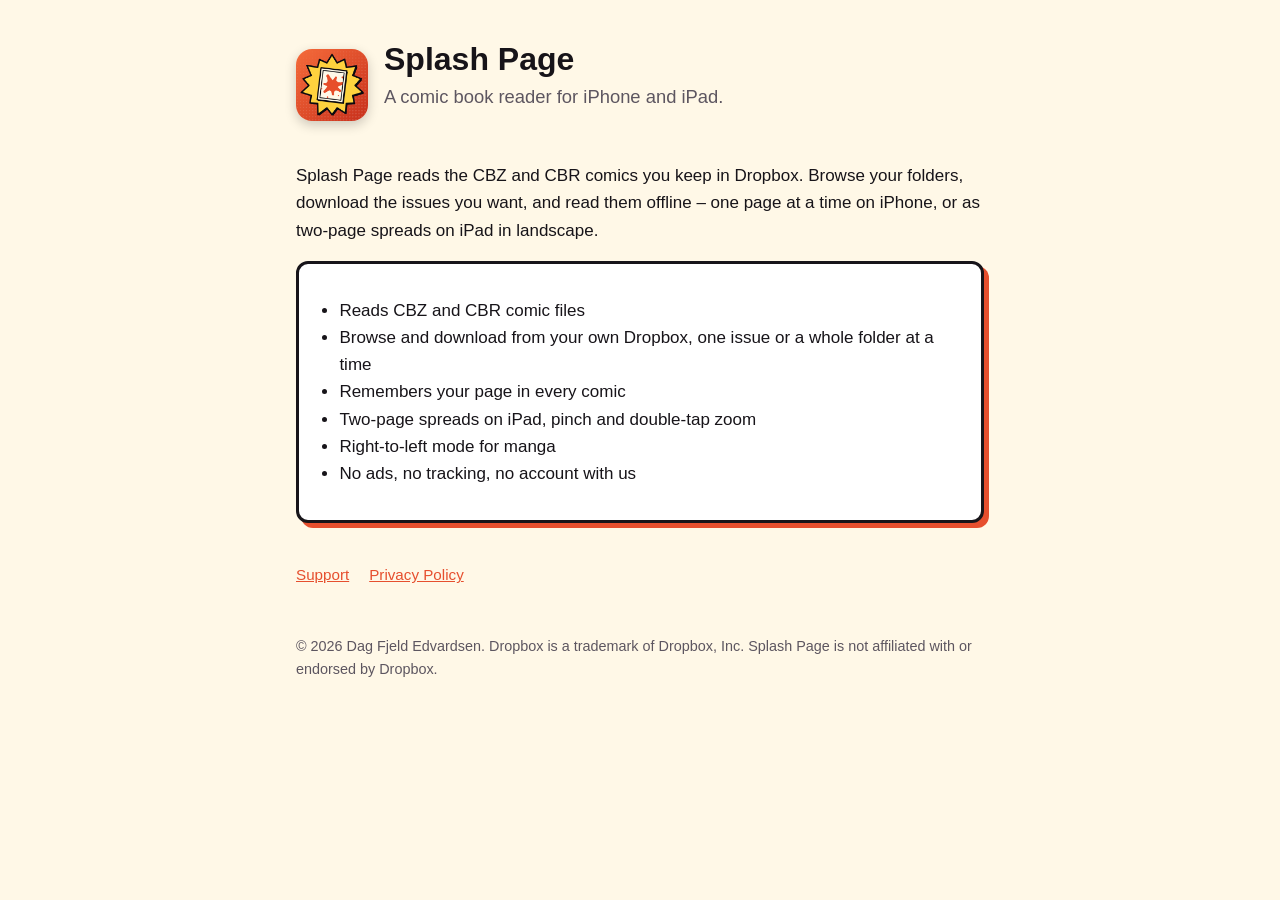
<file: index.html>
<!doctype html>
<html lang="en">
<head>
<meta charset="utf-8">
<meta name="viewport" content="width=device-width, initial-scale=1">
<title>Splash Page – Comic Reader</title>
<meta name="description" content="Splash Page is a comic book reader for iPhone and iPad that reads CBZ and CBR comics from your Dropbox.">
<link rel="icon" href="icon.png">
<link rel="stylesheet" href="style.css">
</head>
<body>
<main>
  <header>
    <img src="icon.png" alt="">
    <div>
      <h1>Splash Page</h1>
      <p class="lead">A comic book reader for iPhone and iPad.</p>
    </div>
  </header>

  <p>Splash Page reads the CBZ and CBR comics you keep in Dropbox. Browse your folders, download the issues you want, and read them offline – one page at a time on iPhone, or as two-page spreads on iPad in landscape.</p>

  <div class="card">
    <ul>
      <li>Reads CBZ and CBR comic files</li>
      <li>Browse and download from your own Dropbox, one issue or a whole folder at a time</li>
      <li>Remembers your page in every comic</li>
      <li>Two-page spreads on iPad, pinch and double-tap zoom</li>
      <li>Right-to-left mode for manga</li>
      <li>No ads, no tracking, no account with us</li>
    </ul>
  </div>

  <nav>
    <a href="support.html">Support</a>
    <a href="privacy.html">Privacy Policy</a>
  </nav>

  <footer>© 2026 Dag Fjeld Edvardsen. Dropbox is a trademark of Dropbox, Inc. Splash Page is not affiliated with or endorsed by Dropbox.</footer>
</main>
</body>
</html>
</file>
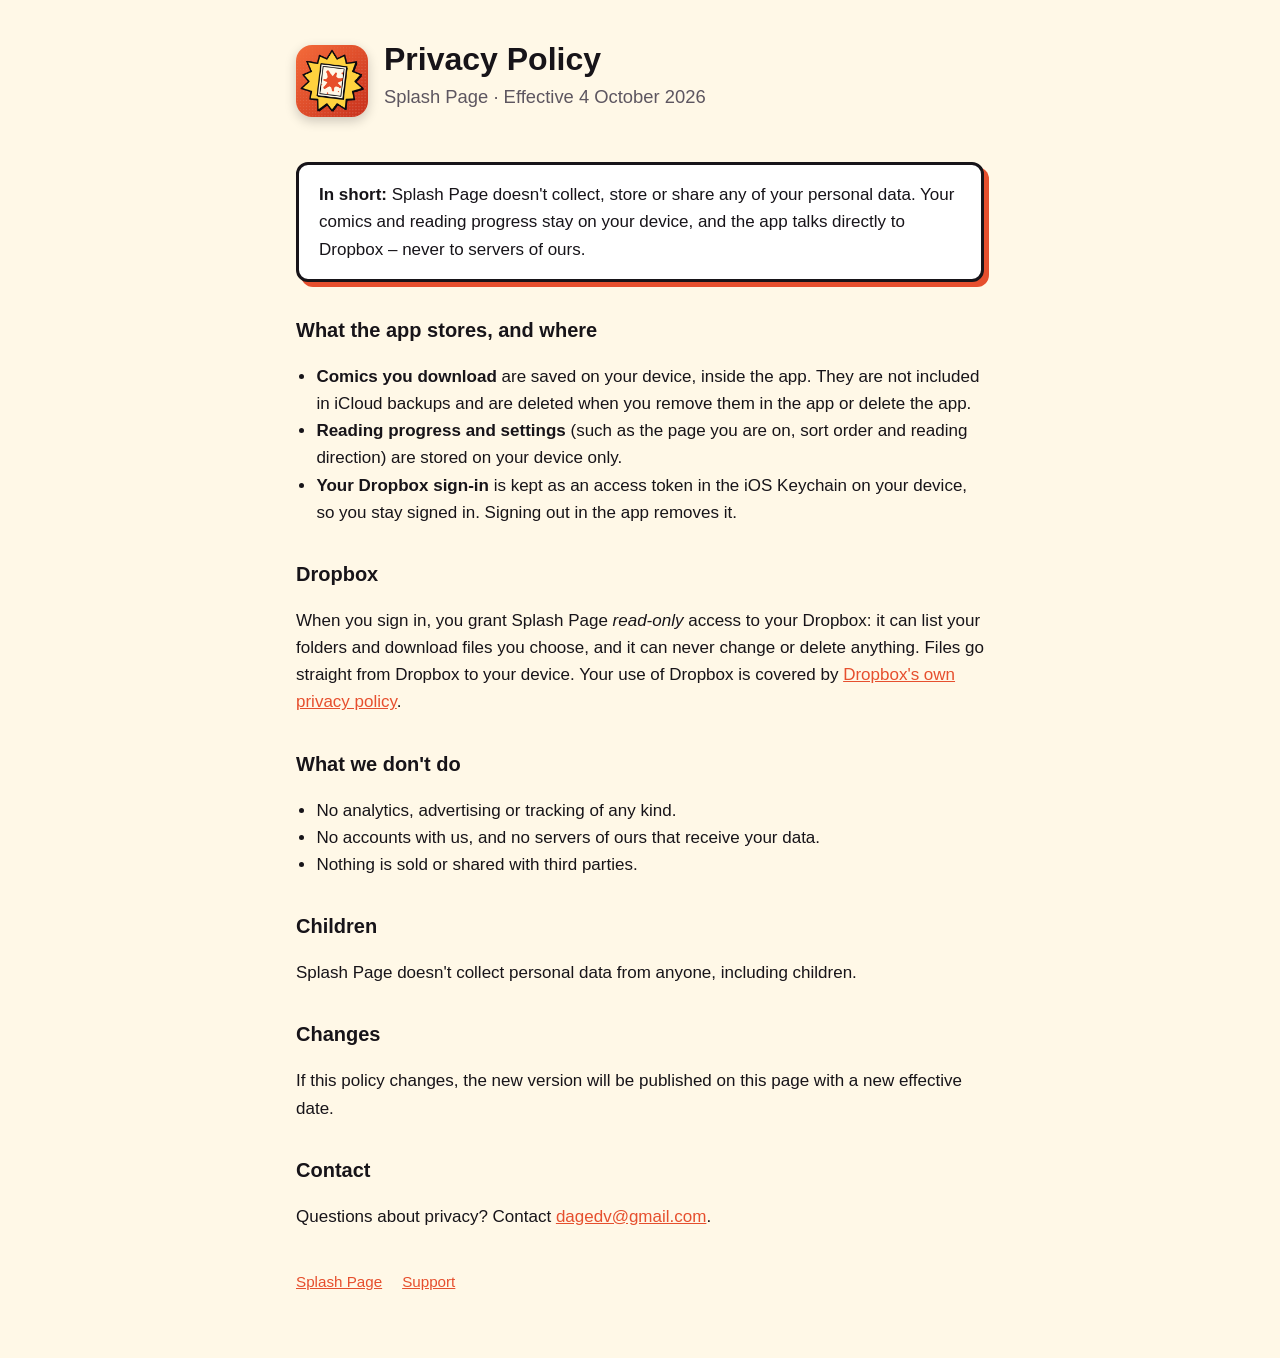
<file: privacy.html>
<!doctype html>
<html lang="en">
<head>
<meta charset="utf-8">
<meta name="viewport" content="width=device-width, initial-scale=1">
<title>Privacy Policy – Splash Page</title>
<link rel="icon" href="icon.png">
<link rel="stylesheet" href="style.css">
</head>
<body>
<main>
  <header>
    <a href="index.html"><img src="icon.png" alt="Splash Page"></a>
    <div>
      <h1>Privacy Policy</h1>
      <p class="lead">Splash Page · Effective 4 October 2026</p>
    </div>
  </header>

  <div class="card">
    <strong>In short:</strong> Splash Page doesn't collect, store or share any of your personal data. Your comics and reading progress stay on your device, and the app talks directly to Dropbox – never to servers of ours.
  </div>

  <h2>What the app stores, and where</h2>
  <ul>
    <li><strong>Comics you download</strong> are saved on your device, inside the app. They are not included in iCloud backups and are deleted when you remove them in the app or delete the app.</li>
    <li><strong>Reading progress and settings</strong> (such as the page you are on, sort order and reading direction) are stored on your device only.</li>
    <li><strong>Your Dropbox sign-in</strong> is kept as an access token in the iOS Keychain on your device, so you stay signed in. Signing out in the app removes it.</li>
  </ul>

  <h2>Dropbox</h2>
  <p>When you sign in, you grant Splash Page <em>read-only</em> access to your Dropbox: it can list your folders and download files you choose, and it can never change or delete anything. Files go straight from Dropbox to your device. Your use of Dropbox is covered by <a href="https://www.dropbox.com/privacy">Dropbox's own privacy policy</a>.</p>

  <h2>What we don't do</h2>
  <ul>
    <li>No analytics, advertising or tracking of any kind.</li>
    <li>No accounts with us, and no servers of ours that receive your data.</li>
    <li>Nothing is sold or shared with third parties.</li>
  </ul>

  <h2>Children</h2>
  <p>Splash Page doesn't collect personal data from anyone, including children.</p>

  <h2>Changes</h2>
  <p>If this policy changes, the new version will be published on this page with a new effective date.</p>

  <h2>Contact</h2>
  <p>Questions about privacy? Contact <a href="mailto:dagedv@gmail.com">dagedv@gmail.com</a>.</p>

  <nav>
    <a href="index.html">Splash Page</a>
    <a href="support.html">Support</a>
  </nav>
</main>
</body>
</html>
</file>
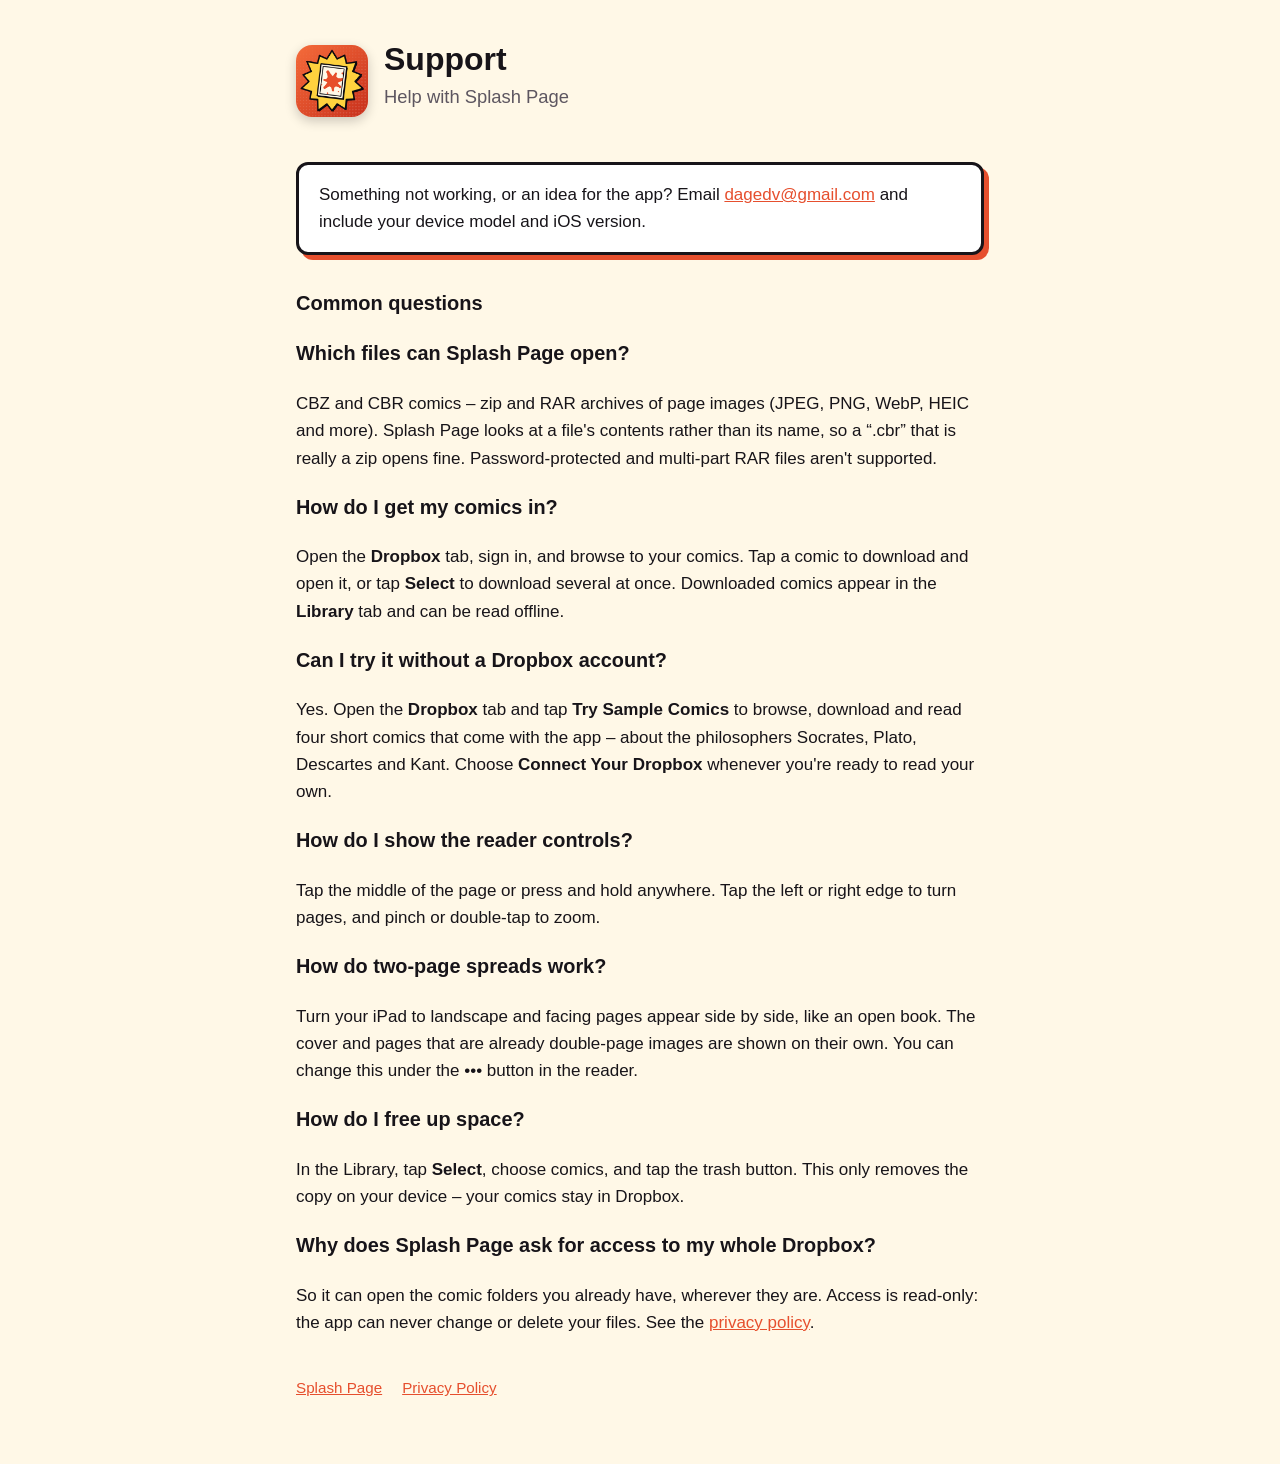
<file: support.html>
<!doctype html>
<html lang="en">
<head>
<meta charset="utf-8">
<meta name="viewport" content="width=device-width, initial-scale=1">
<title>Support – Splash Page</title>
<link rel="icon" href="icon.png">
<link rel="stylesheet" href="style.css">
</head>
<body>
<main>
  <header>
    <a href="index.html"><img src="icon.png" alt="Splash Page"></a>
    <div>
      <h1>Support</h1>
      <p class="lead">Help with Splash Page</p>
    </div>
  </header>

  <div class="card">
    Something not working, or an idea for the app? Email <a href="mailto:dagedv@gmail.com">dagedv@gmail.com</a> and include your device model and iOS version.
  </div>

  <h2>Common questions</h2>

  <h3>Which files can Splash Page open?</h3>
  <p>CBZ and CBR comics – zip and RAR archives of page images (JPEG, PNG, WebP, HEIC and more). Splash Page looks at a file's contents rather than its name, so a “.cbr” that is really a zip opens fine. Password-protected and multi-part RAR files aren't supported.</p>

  <h3>How do I get my comics in?</h3>
  <p>Open the <strong>Dropbox</strong> tab, sign in, and browse to your comics. Tap a comic to download and open it, or tap <strong>Select</strong> to download several at once. Downloaded comics appear in the <strong>Library</strong> tab and can be read offline.</p>

  <h3>Can I try it without a Dropbox account?</h3>
  <p>Yes. Open the <strong>Dropbox</strong> tab and tap <strong>Try Sample Comics</strong> to browse, download and read four short comics that come with the app – about the philosophers Socrates, Plato, Descartes and Kant. Choose <strong>Connect Your Dropbox</strong> whenever you're ready to read your own.</p>

  <h3>How do I show the reader controls?</h3>
  <p>Tap the middle of the page or press and hold anywhere. Tap the left or right edge to turn pages, and pinch or double-tap to zoom.</p>

  <h3>How do two-page spreads work?</h3>
  <p>Turn your iPad to landscape and facing pages appear side by side, like an open book. The cover and pages that are already double-page images are shown on their own. You can change this under the ••• button in the reader.</p>

  <h3>How do I free up space?</h3>
  <p>In the Library, tap <strong>Select</strong>, choose comics, and tap the trash button. This only removes the copy on your device – your comics stay in Dropbox.</p>

  <h3>Why does Splash Page ask for access to my whole Dropbox?</h3>
  <p>So it can open the comic folders you already have, wherever they are. Access is read-only: the app can never change or delete your files. See the <a href="privacy.html">privacy policy</a>.</p>

  <nav>
    <a href="index.html">Splash Page</a>
    <a href="privacy.html">Privacy Policy</a>
  </nav>
</main>
</body>
</html>
</file>
<file: style.css>
:root {
  --accent: #e64f2e;
  --ink: #171419;
  --paper: #fff8e7;
  --muted: #5d5660;
  --card: #ffffff;
  --border: #171419;
}
@media (prefers-color-scheme: dark) {
  :root { --ink: #f4efe6; --paper: #17141a; --muted: #b9b0ba; --card: #221e25; --border: #3a343d; }
}
* { box-sizing: border-box; }
body {
  margin: 0;
  background: var(--paper);
  color: var(--ink);
  font: 17px/1.6 -apple-system, BlinkMacSystemFont, "Segoe UI", Roboto, Helvetica, Arial, sans-serif;
}
main { max-width: 720px; margin: 0 auto; padding: 40px 16px 64px; }
header { display: flex; align-items: center; gap: 16px; margin-bottom: 32px; }
header img { width: 72px; height: 72px; border-radius: 16px; box-shadow: 0 4px 12px rgba(0,0,0,.2); }
header a { color: inherit; text-decoration: none; }
h1 { font-size: 2rem; line-height: 1.2; margin: 0; }
h2 { font-size: 1.25rem; margin-top: 2rem; }
p.lead { font-size: 1.15rem; color: var(--muted); margin-top: 4px; }
a { color: var(--accent); }
.card { background: var(--card); border: 3px solid var(--border); border-radius: 12px; padding: 16px 20px; margin: 16px 0; box-shadow: 5px 5px 0 var(--accent); }
nav { display: flex; gap: 20px; flex-wrap: wrap; margin-top: 40px; font-size: .95rem; }
footer { margin-top: 48px; color: var(--muted); font-size: .9rem; }
ul { padding-left: 1.2em; }
</file>
